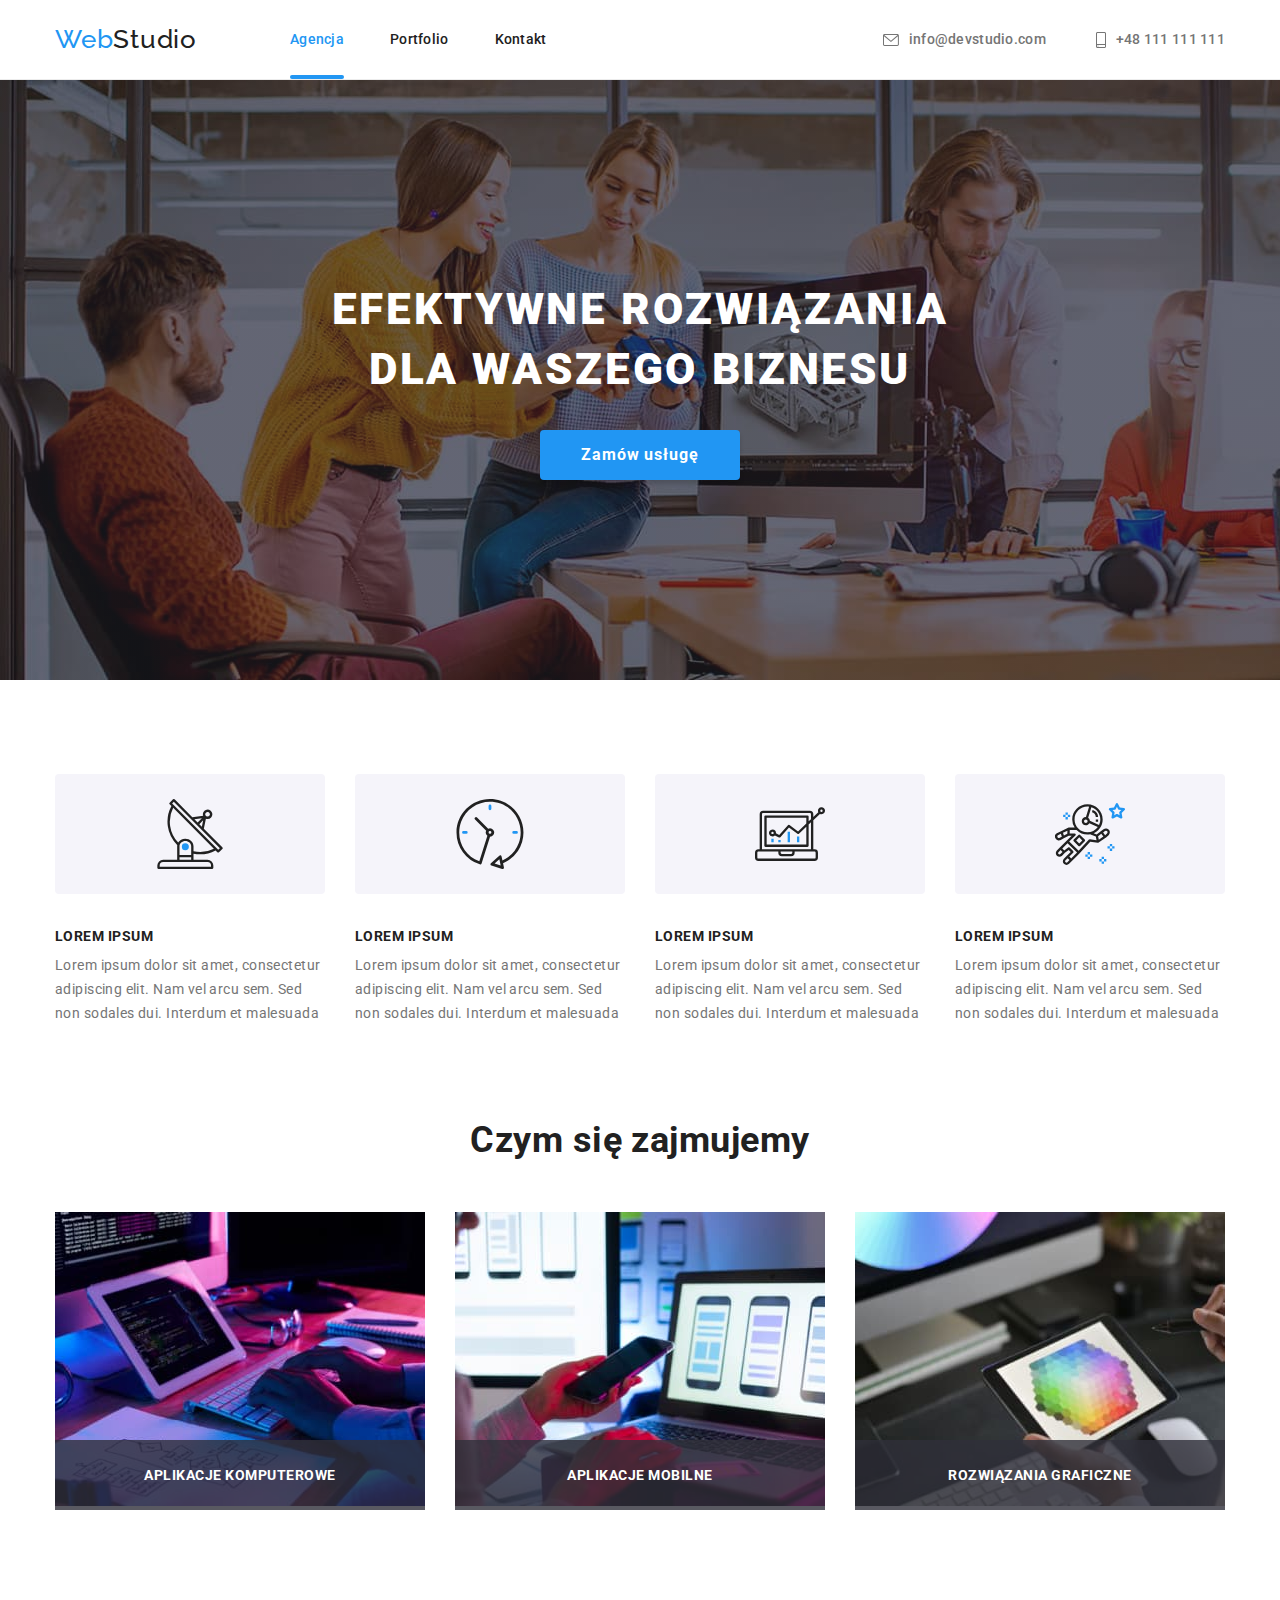
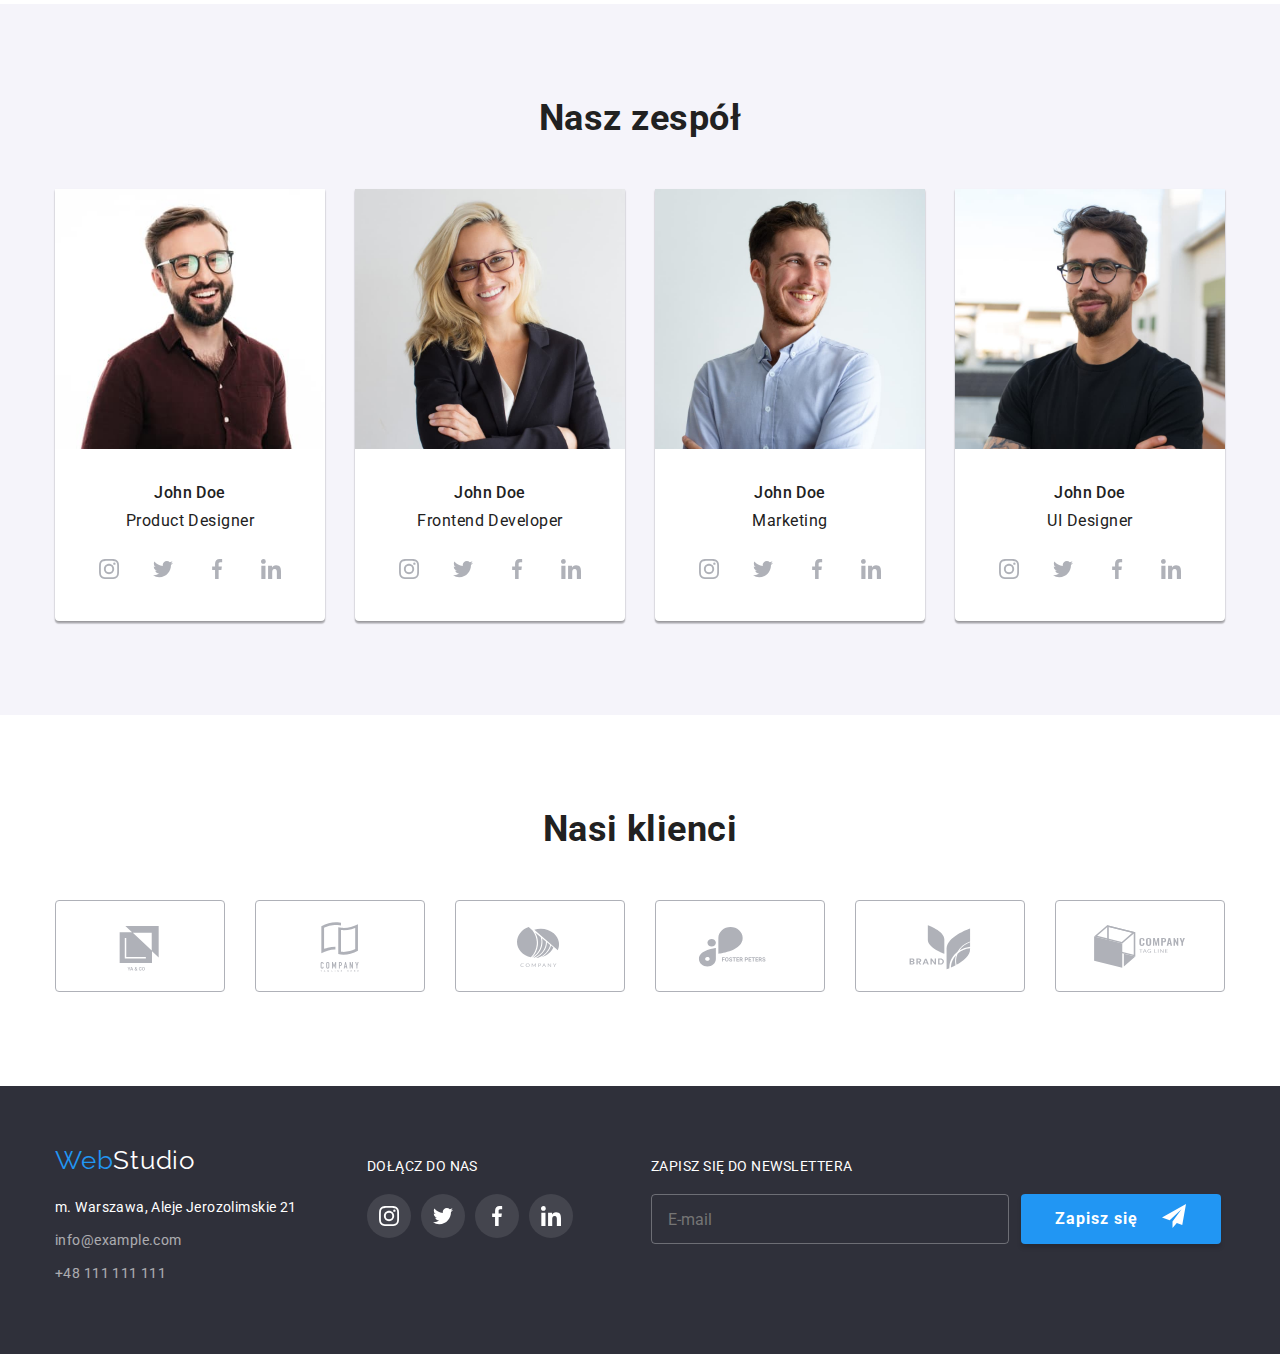
<file: index.html>
<!DOCTYPE html>
<html lang="pl">
<head>
  <meta charset="UTF-8">
  <meta http-equiv="X-UA-Compatible" content="IE=edge">
  <meta name="viewport" content="width=device-width, initial-scale=1.0">
  <title>Studio</title>
  <link rel="stylesheet" href="./css/modern-normalize.min.css">
  <!-- <link rel="stylesheet" href="./css/styles.css"> -->
  <link rel="stylesheet" href="./css/main.min.css">
  <link rel="preconnect" href="https://fonts.googleapis.com">
<link rel="preconnect" href="https://fonts.gstatic.com" crossorigin>
<link href="https://fonts.googleapis.com/css2?family=Raleway:wght@700&family=Roboto:wght@400;500;700;900&display=swap" rel="stylesheet">

</head>

<body>
  <header > 
    <div class="container">
      <nav class="main-navigation">
        <ul class="main-navigation__menu">
          <li class="main-navigation__link main-navigation__link--logo"><a href="./index.html" ><span class="main-navigation__link--highlight">Web</span>Studio</a></li>
          <li class="main-navigation__link main-navigation__link--home"><a class="main-navigation__active-link" href="./index.html">Agencja</a></li>
          <li class="main-navigation__link"><a href="./portfolio.html">Portfolio</a></li>
          <li class="main-navigation__link"><a href="#">Kontakt</a></li>
        </ul>  
        <ul class="main-navigation__menu main-navigation__menu--contact">
          <li>
            <a class="main-navigation__menu--icon" href="mailto:info@devstudio.com"> <svg width="16px" height="12px">
              <use href="./images/icons.svg#icon-envelope"></use>

            </svg> info@devstudio.com </a>
          </li>
          <li>
            <a class="main-navigation__menu--icon" href="tel:+48111111111">  <svg width="10px" height="16px">
              <use href="./images/icons.svg#icon-smartphone"></use>
            </svg> 
             +48 111 111 111
            </a>
          </li>
        </ul>
      </nav>
    </div>
  </header>

  <main>

    <section class="main-banner">
      <div class="container">
        <h1 class="main-banner__item">Efektywne rozwiązania dla waszego biznesu</h1>
        <button data-modal-open type="button" class="main-page-button" >Zamów usługę</button>
      </div>
    </section>

    <section class="company-features">
      <div class="container">
        <ul class="company-features__list">
         <li>
           <svg class="company-features__icon" width="270px" height="120px">
            <use href="./images/icons.svg#icon-antenna"></use>
          </svg> 
          <h3 class="company-features__header">LOREM IPSUM</h3>
          <p class="company-features__text">Lorem ipsum dolor sit amet, consectetur adipiscing elit. Nam vel arcu sem. Sed non sodales dui. Interdum et malesuada</p>
      </li>
      <li>
        <svg class="company-features__icon" width="270px" height="120px">
          <use href="./images/icons.svg#icon-clock"></use>
        </svg> 
        <h3 class="company-features__header">LOREM IPSUM</h3>
        <p class="company-features__text">Lorem ipsum dolor sit amet, consectetur adipiscing elit. Nam vel arcu sem. Sed non sodales dui. Interdum et malesuada</p>
      </li>
      <li>
        <svg class="company-features__icon" width="270px" height="120px">
          <use href="./images/icons.svg#icon-diagram"></use>
        </svg> 
        <h3 class="company-features__header">LOREM IPSUM</h3>
        <p class="company-features__text">Lorem ipsum dolor sit amet, consectetur adipiscing elit. Nam vel arcu sem. Sed non sodales dui. Interdum et malesuada</p>
      </li>
      <li>
        <svg class="company-features__icon" width="270px" height="120px">
          <use href="./images/icons.svg#icon-astronaut"></use>
        </svg> 
        <h3 class="company-features__header">LOREM IPSUM</h3>
        <p class="company-features__text">Lorem ipsum dolor sit amet, consectetur adipiscing elit. Nam vel arcu sem. Sed non sodales dui. Interdum et malesuada</p>
      </li>
      </ul>
      </div>
    </section>

  <section class="what-we-do">
    <div class="container">
    <h2>Czym się zajmujemy</h2>
    <ul class="what-we-do__list">
      <li class="what-we-do__list-item"><p class="what-we-do__text">aplikacje komputerowe</p><img src="./images/keyboard.jpg" alt="hands on keyboard" width="370" height="294"> </li>
      <li class="what-we-do__list-item"><p class="what-we-do__text">aplikacje mobilne</p><img src="./images/laptop_and_mobile_phone.jpg" alt="mobile phone in hand and second hand on laptop" width="370" height="294"></li>
      <li class="what-we-do__list-item"><p class="what-we-do__text">rozwiązania graficzne</p><img src="./images/tablet.jpg" alt="tablet in hand" width="370" height="294"></li>
    </ul>
    </div>
  </section>

  <section class="our-team">
    <div class="container">
    <h2>Nasz zespół</h2>
    <ul class="our-team__list">
      <li class="our-team__item">
        <img src="images/product_designer.jpg" alt="smiling man with dark hair and beard wearing glasses, in a black shirt" width="270" height="260">
        <h4 class="our-team__header">John Doe</h4>
        <p>Product Designer</p>
        <div class="our-team__icon">
          <div class="our-team__icon--background">
            <svg width="20px" height="20px">
              <use href="./images/icons.svg#icon-instagram"></use>
            </svg> 
          </div>
          <div class="our-team__icon--background">
            <svg width="20px" height="20px">
              <use href="./images/icons.svg#icon-twitter"></use>
            </svg> 
          </div>    
          <div class="our-team__icon--background">
            <svg width="20px" height="20px">
              <use href="./images/icons.svg#icon-facebook"></use>
            </svg> 
          </div>
          <div class="our-team__icon--background">
            <svg width="20px" height="20px">
              <use href="./images/icons.svg#icon-linkedin"></use>
            </svg> 
          </div>  
        </div>  
      <li class="our-team__item">
        <img src="images/frontend_developer.jpg" alt="smiling woman with blonde hair wearing glasses" width="270"  height="260">
        <h4 class="our-team__header">John Doe</h4>
        <p>Frontend Developer</p>
        <div class="our-team__icon">
          <div class="our-team__icon--background">
            <svg width="20px" height="20px">
              <use href="./images/icons.svg#icon-instagram"></use>
            </svg> 
          </div>
          <div class="our-team__icon--background">
            <svg width="20px" height="20px">
              <use href="./images/icons.svg#icon-twitter"></use>
            </svg> 
          </div>    
          <div class="our-team__icon--background">
            <svg width="20px" height="20px">
              <use href="./images/icons.svg#icon-facebook"></use>
            </svg> 
          </div>
          <div class="our-team__icon--background">
            <svg width="20px" height="20px">
              <use href="./images/icons.svg#icon-linkedin"></use>
            </svg> 
          </div>  
        </div>  
      </li>
      <li class="our-team__item">
        <img src="images/marketing.jpg" alt="young smiling man with dark hair in a light shirt" width="270" height="260">
        <h4 class="our-team__header">John Doe</h4>
        <p>Marketing</p>
        <div class="our-team__icon">
          <div class="our-team__icon--background">
            <svg width="20px" height="20px">
              <use href="./images/icons.svg#icon-instagram"></use>
            </svg> 
          </div>
          <div class="our-team__icon--background">
            <svg width="20px" height="20px">
              <use href="./images/icons.svg#icon-twitter"></use>
            </svg> 
          </div>    
          <div class="our-team__icon--background">
            <svg width="20px" height="20px">
              <use href="./images/icons.svg#icon-facebook"></use>
            </svg> 
          </div>
          <div class="our-team__icon--background">
            <svg width="20px" height="20px">
              <use href="./images/icons.svg#icon-linkedin"></use>
            </svg> 
          </div>  
        </div>  
      </li>
      <li class="our-team__item">
        <img src="images/ui_designer.jpg" alt="smiling man with dark hair and beard wearing glasses, in a black shirt" width="270" height="260">
        <h4 class="our-team__header">John Doe</h4>
        <p>UI Designer</p>
        <div class="our-team__icon">
          <div class="our-team__icon--background">
            <svg width="20px" height="20px">
              <use href="./images/icons.svg#icon-instagram"></use>
            </svg> 
          </div>
          <div class="our-team__icon--background">
            <svg width="20px" height="20px">
              <use href="./images/icons.svg#icon-twitter"></use>
            </svg> 
          </div>    
          <div class="our-team__icon--background">
            <svg width="20px" height="20px">
              <use href="./images/icons.svg#icon-facebook"></use>
            </svg> 
          </div>
          <div class="our-team__icon--background">
            <svg width="20px" height="20px">
              <use href="./images/icons.svg#icon-linkedin"></use>
            </svg> 
          </div>  
        </div>  
      </li>
    </ul>
  </div>
  </section>
  <section class="our-clients"> <!--  Nasi klienci -->
    <div class="container">
      <h2>Nasi klienci</h2>
    
    <div class="our-clients__icons-group">
      <svg class="our-clients__icon" width="170" height="92"><use href="./images/icons.svg#icon-logo-ya-co"></use></svg>
      <svg class="our-clients__icon" width="170" height="92"><use href="./images/icons.svg#icon-logo-company"></use></svg>
      <svg class="our-clients__icon" width="170" height="92"><use href="./images/icons.svg#icon-logo-company-2"></use></svg>
      <svg class="our-clients__icon" width="170" height="92"><use href="./images/icons.svg#icon-foster-peters"></use></svg>
      <svg class="our-clients__icon" width="170" height="92"><use href="./images/icons.svg#icon-brand"></use></svg>
      <svg class="our-clients__icon" width="170" height="92"><use href="./images/icons.svg#icon-tag-line"></use></svg>
    </div>
  </div>
  </section>
  </main>

  <footer class="main-footer">
    <div class="container">
      <div class="main-footer__container">
        <address>
          <ul class="footer-contact">
            <li class="footer-contact__logo"><span class="footer-contact__logo--accent">Web</span>Studio</li>
            <li class="footer-contact__link"> <a href="https://goo.gl/maps/61aa3FAZrJpg5g7s7">m. Warszawa, Aleje Jerozolimskie 21</a></li>
            <li class="footer-contact__link footer-contact__link--opacity"><a href="mailto:info@example.com">info@example.com</a></li>
            <li class="footer-contact__link footer-contact__link--opacity"><a href="tel:+48111111111">+48 111 111 111</a></li>
          </ul>
        </address>
      <div class="footer-socials">
        <p class="footer-socials__text">DOŁĄCZ DO NAS</p>
          <div class="footer-socials__icons-block">
            <a class="footer-socials__icon"><svg width="20" height="20"><use href="./images/icons.svg#icon-instagram"></use></svg></a>
            <a class="footer-socials__icon"><svg width="20" height="20"><use href="./images/icons.svg#icon-twitter"></use></svg></a>
             <a class="footer-socials__icon"><svg width="20" height="20"><use href="./images/icons.svg#icon-facebook"></use></svg></a>
            <a class="footer-socials__icon"><svg width="20" height="20"><use href="./images/icons.svg#icon-linkedin"></use></svg></a>
          </div>
        </div>
      <div class="newsletter">
      <form>
        <label for="newsletter" class="newsletter__label"><p>Zapisz się do newslettera</p></label>
        <div class="newsletter__input-block">
        <input id="newsletter" type="email" placeholder="E-mail" class="newsletter__input form-input">
        <button type="submit" class="main-page-button">Zapisz się <svg width="24px" height="24" class="newsletter__button-icon"><use href="./images/icons.svg#icon-send"></use></svg></button></div>
      </form>
    </div>
    </div>
    </div>
  </footer>


<div class="backdrop is-hidden" data-modal>
  <div class="modal">
    <button class="modal__close" data-modal-close>
      <svg width="30" height="30"><use href="./images/icons.svg#icon-close"></use></svg>
    </button>

    <form name="order_the_service" autocomplete="on" class="form">
      <h3 class="form__title" >Zostaw swoje dane w formularzu poniżej</h3>
      <div class="input-icons">

     <div class="form__item"> 
      <label for="name" class="form__label"> 
        Imie</label> 
        <input 
          class="form__input" 
          id="name" 
          type="text" 
          name="name" 
          required 
        />
        <svg width="12px" height="12px" class="form__icon" ><use href="./images/icons.svg#icon-name"></use></svg> 
    </div>

    <div class="form__item"> 
      <label for="phone" class="form__label">
        Telefon</label>
        <input 
          class="form__input" 
          id="phone" 
          type="tel" 
          name="phone_number"
          />
        <svg width="13px" height="13px" class="form__icon"><use href="./images/icons.svg#icon-phone"></use></svg>
     </div> 
      
     <div class="form__item" > 
      <label for="e-mail" class="form__label">Email</label>
        <input id="e-mail" type="email" name="email" class="form__input" >
        <svg width="15px" height="12px" class="form__icon"><use href="./images/icons.svg#icon-e-mail"></use></svg>
      </div> 

      <label for="comment" class="form__label"><p>Komentarz</p></label>
        <textarea id="comment" name="comment" placeholder="Wprowadź tekst" class="form__textarea"></textarea>
      </div>


      <label class="checkbox" for="checkbox-accept">  
        <input class="checkbox__hidden-input" type="checkbox" width="16px"height="15px"
        name="reg_accept" required>
        <svg class="checkbox__icon-unchecked" width="16px" height="15px"> 
          <use href="./images/icons.svg#icon-checkbox"></use>
        </svg>
        <svg class="checkbox__icon" width="16px" height="15px"> 
          <use href="./images/icons.svg#icon-tick"></use>
        </svg>

       
        
       
        <div class="checkbox__text">Oświadczam iż akceptuję <a class="checkbox__link" href="">Regulamin</a> i <a class="checkbox__link">Politykę Prywatności</a></div>

      </label>


      <button type="submit" class="main-page-button">Wyślij</button>
    </form>
  </div>
</div>

  <script src="./js/modal.js"></script>


</body>
</html>
</file>
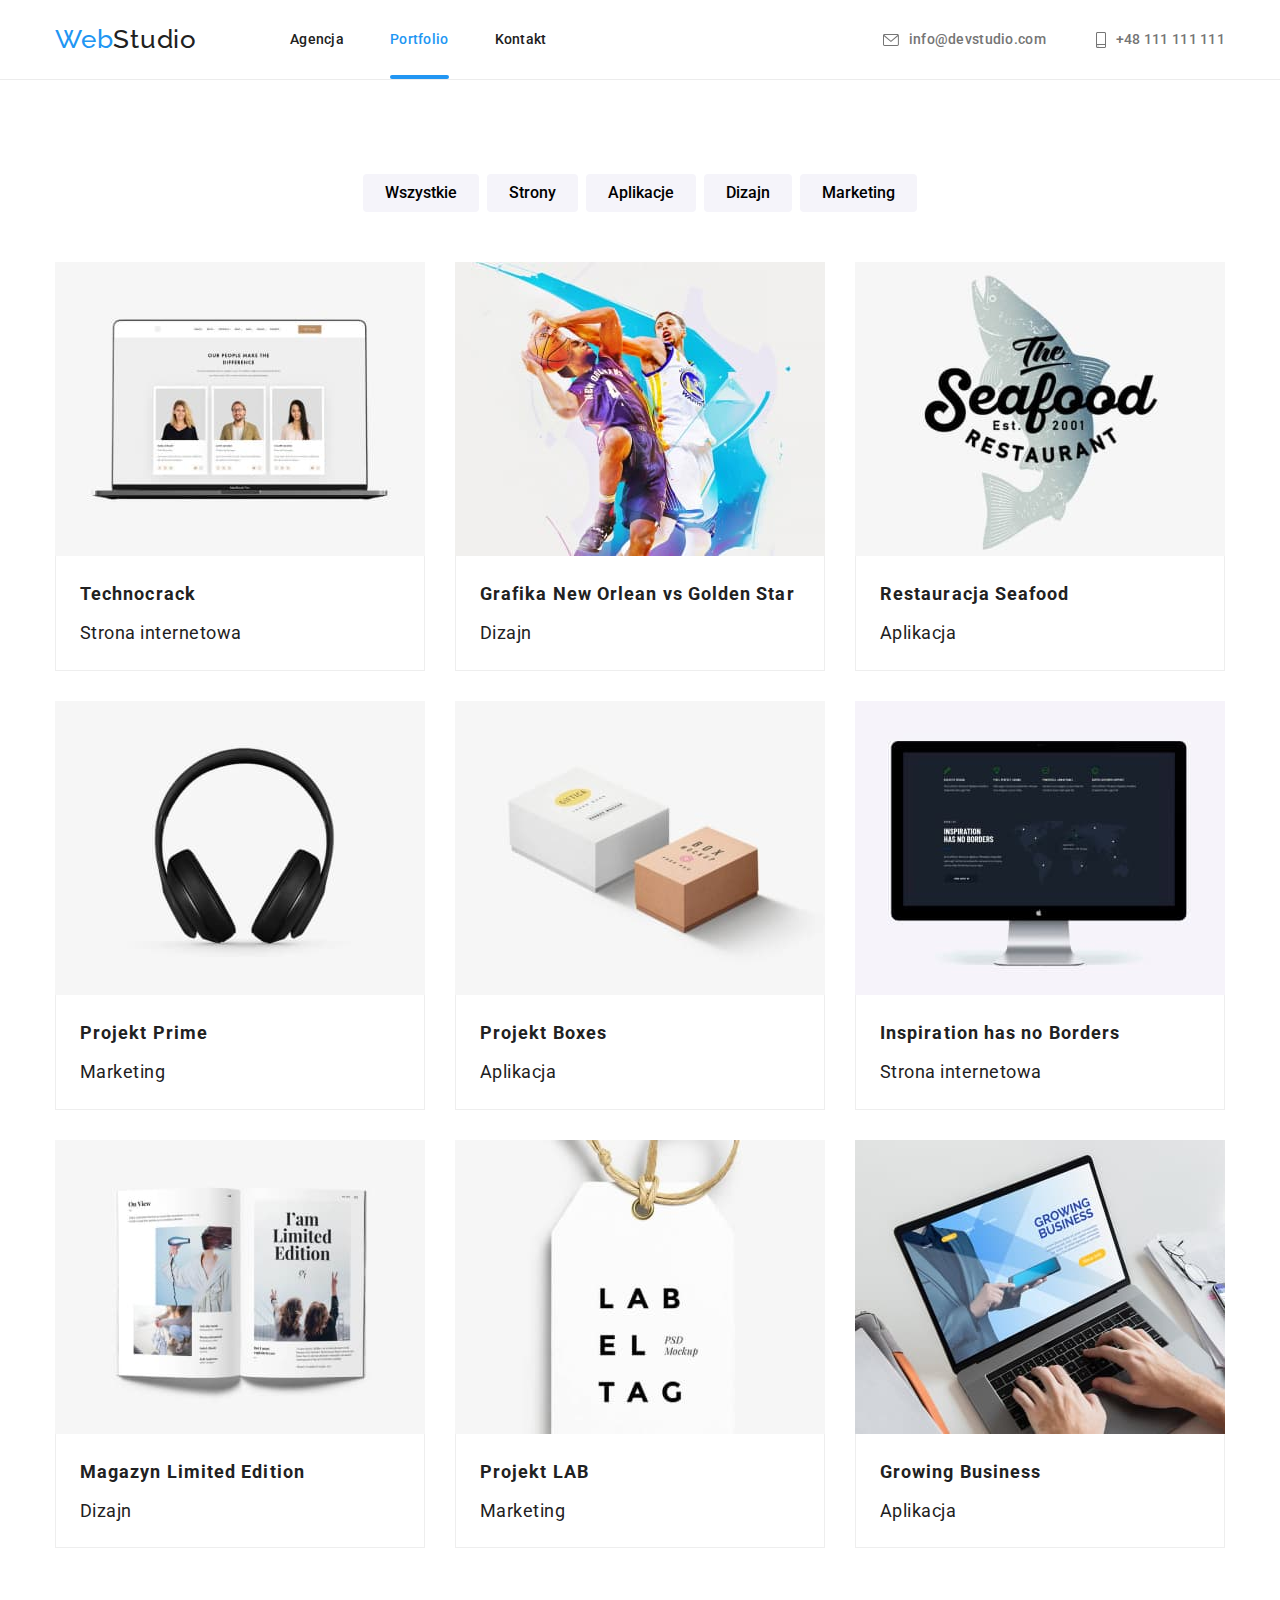
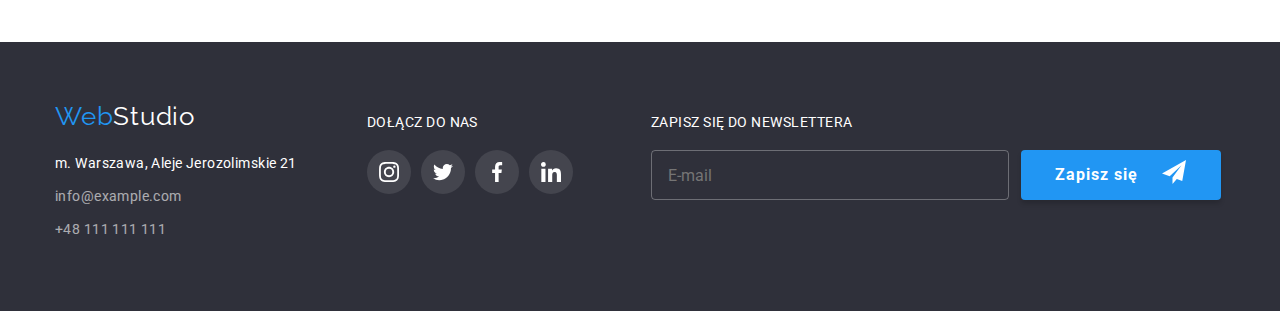
<file: portfolio.html>
<!DOCTYPE html>
<html lang="pl">
<head>
    <meta charset="UTF-8">
    <meta http-equiv="X-UA-Compatible" content="IE=edge">
    <meta name="viewport" content="width=device-width, initial-scale=1.0">
    <title>Portfolio</title>
    <link rel="stylesheet" href="./css/modern-normalize.min.css">
    <!-- <link rel="stylesheet" href="./css/styles.css"> -->
    <link rel="stylesheet" href="./css/main.min.css">
    <link rel="preconnect" href="https://fonts.googleapis.com">
<link rel="preconnect" href="https://fonts.gstatic.com" crossorigin>
<link href="https://fonts.googleapis.com/css2?family=Raleway:wght@700&family=Roboto:wght@400;500;700;900&display=swap" rel="stylesheet">

</head>

<body>
  <header> 
    <div class="container">
      <nav class="main-navigation">
        <ul class="main-navigation__menu">
          <li class="main-navigation__link main-navigation__link--logo"><a href="./index.html" ><span class="main-navigation__link--highlight">Web</span>Studio</a></li>
          <li class="main-navigation__link main-navigation__link--home"><a  href="./index.html">Agencja</a></li>
          <li class="main-navigation__link"><a class="main-navigation__active-link" href="./portfolio.html">Portfolio</a></li>
          <li class="main-navigation__link"><a href="#">Kontakt</a></li>
        </ul>  
        <ul class="main-navigation__menu main-navigation__menu--contact">
          <li>
            <a class="main-navigation__menu--icon" href="mailto:info@devstudio.com"> <svg width="16px" height="12px">
              <use href="./images/icons.svg#icon-envelope"></use>

            </svg> info@devstudio.com </a>
          </li>
          <li>
            <a class="main-navigation__menu--icon" href="tel:+48111111111">  <svg width="10px" height="16px">
              <use href="./images/icons.svg#icon-smartphone"></use>
            </svg> 
             +48 111 111 111
            </a>
          </li>
        </ul>
      </nav>
    </div>
  </header>
    <main>
    <div class="container">
    <section class="portfolio">
    <ul class="buttons">
        <li><button class="buttons__item" type="button">Wszystkie</button></li>
        <li><button class="buttons__item" type="button">Strony</button></li>
        <li><button class="buttons__item" type="button">Aplikacje</button></li>
        <li><button class="buttons__item" type="button">Dizajn</button></li>
        <li><button class="buttons__item" type="button">Marketing</button></li>
    </ul>
    <ul class="product-grid">
        <li class="product-card">
          <div class="product-card__img-box">
           <p class="product-card__overlay-text">Technocrack jest popularną platformą wykorzystywaną do rozpowszechniania koronawirusa. Firmy wykorzystują tę platformę do celów szpiegowskich i ataków na niezabezpieczone serwery konkurencji</p>
            <img class="product-card__img" src="images/technocrack.jpg" alt="laptop" width="370" height="294">
          </div> 
            <div class="product-card__text-box">
              <p class="product-card__title">Technocrack 
                </p>
              <p class="product-card__text">Strona internetowa</p>
            </div>
        </li>
        <li class="product-card">
          <div class="product-card__img-box">
            <p class="product-card__overlay-text">Technocrack jest popularną platformą wykorzystywaną do rozpowszechniania koronawirusa. Firmy wykorzystują tę platformę do celów szpiegowskich i ataków na niezabezpieczone serwery konkurencji</p>
            <img class="product-card__img" src="images/new_orlean_vs_golden_star.jpg" alt="two basketball players" width="370" height="294">
          </div>
            <div class="product-card__text-box">
                <p class="product-card__title">Grafika New Orlean vs Golden Star</p>
                <p class="product-card__text">Dizajn</p>
            </div>
        </li>
        <li class="product-card">
          <div class="product-card__img-box">
            <p class="product-card__overlay-text">Technocrack jest popularną platformą wykorzystywaną do rozpowszechniania koronawirusa. Firmy wykorzystują tę platformę do celów szpiegowskich i ataków na niezabezpieczone serwery konkurencji</p>
            <img class="product-card__img" src="images/seafood.jpg" alt="seafood restaurant logo - text with the fish in the background" width="370" height="294"></div>
            <div class="product-card__text-box">
                <p class="product-card__title">Restauracja Seafood</p>
                <p class="product-card__text">Aplikacja</p>
            </div>
        </li>
        <li class="product-card">
          <div class="product-card__img-box">
            <p class="product-card__overlay-text">Technocrack jest popularną platformą wykorzystywaną do rozpowszechniania koronawirusa. Firmy wykorzystują tę platformę do celów szpiegowskich i ataków na niezabezpieczone serwery konkurencji</p>
            <img class="product-card__img" src="images/projekt_prime.jpg" alt="headphones" width="370" height="294"></div>
            <div class="product-card__text-box">
                <p class="product-card__title">Projekt Prime</p>
                <p class="product-card__text">Marketing</p>
            </div>
        </li>
        <li class="product-card">
          <div class="product-card__img-box">
            <p class="product-card__overlay-text">Technocrack jest popularną platformą wykorzystywaną do rozpowszechniania koronawirusa. Firmy wykorzystują tę platformę do celów szpiegowskich i ataków na niezabezpieczone serwery konkurencji</p>
            <img class="product-card__img" src="images/projekt_boxes.jpg" alt="two boxes" width="370" height="294"></div>
            <div class="product-card__text-box">
                <p class="product-card__title">Projekt Boxes</p>
                <p class="product-card__text">Aplikacja</p>
            </div>
        </li>
        <li class="product-card">
          <div class="product-card__img-box">
            <p class="product-card__overlay-text">Technocrack jest popularną platformą wykorzystywaną do rozpowszechniania koronawirusa. Firmy wykorzystują tę platformę do celów szpiegowskich i ataków na niezabezpieczone serwery konkurencji</p>
            <img class="product-card__img" src="images/inspiration_has_no_borders.jpg" alt="computer monitor" width="370" height="294"></div>
            <div class="product-card__text-box">
                <p class="product-card__title">Inspiration has no Borders</p>
                <p class="product-card__text">Strona internetowa</p>
            </div>
        </li>
        <li class="product-card">
          <div class="product-card__img-box">
            <p class="product-card__overlay-text">Technocrack jest popularną platformą wykorzystywaną do rozpowszechniania koronawirusa. Firmy wykorzystują tę platformę do celów szpiegowskich i ataków na niezabezpieczone serwery konkurencji</p>
            <img class="product-card__img" src="images/magazyn_limited_edition.jpg" alt="open magazine" width="370" height="294"></div>
            <div class="product-card__text-box"> 
                <p class="product-card__title">Magazyn Limited Edition</p>
                <p class="product-card__text">Dizajn</p>
            </div>
        </li>
        <li class="product-card">
          <div class="product-card__img-box">
            <p class="product-card__overlay-text">Technocrack jest popularną platformą wykorzystywaną do rozpowszechniania koronawirusa. Firmy wykorzystują tę platformę do celów szpiegowskich i ataków na niezabezpieczone serwery konkurencji</p>
            <img class="product-card__img" src="images/projekt_lab.jpg" alt="pendant with an inscription LAB EL TAG" width="370" height="294"></div>
            <div class="product-card__text-box">
                <p class="product-card__title">Projekt LAB</p>
                <p class="product-card__text">Marketing</p>
            </div>
        </li>
        <li class="product-card">
          <div class="product-card__img-box">
            <p class="product-card__overlay-text">Technocrack jest popularną platformą wykorzystywaną do rozpowszechniania koronawirusa. Firmy wykorzystują tę platformę do celów szpiegowskich i ataków na niezabezpieczone serwery konkurencji</p>
            <img class="product-card__img" src="images/growing_business.jpg" alt="hands on laptop" width="370" height="294"></div>
            <div class="product-card__text-box">
                <p class="product-card__title">Growing Business</p>
                <p class="product-card__text">Aplikacja</p>
            </div>
        </li>
    </ul>
</section>
</div>
</main>
<footer class="main-footer">
  <div class="container">
    <div class="main-footer__container">
      <address>
        <ul class="footer-contact">
          <li class="footer-contact__logo"><span class="footer-contact__logo--accent">Web</span>Studio</li>
          <li class="footer-contact__link"> <a href="https://goo.gl/maps/61aa3FAZrJpg5g7s7">m. Warszawa, Aleje Jerozolimskie 21</a></li>
          <li class="footer-contact__link footer-contact__link--opacity"><a href="mailto:info@example.com">info@example.com</a></li>
          <li class="footer-contact__link footer-contact__link--opacity"><a href="tel:+48111111111">+48 111 111 111</a></li>
        </ul>
      </address>
    <div class="footer-socials">
      <p class="footer-socials__text">DOŁĄCZ DO NAS</p>
        <div class="footer-socials__icons-block">
          <a class="footer-socials__icon"><svg width="20" height="20"><use href="./images/icons.svg#icon-instagram"></use></svg></a>
          <a class="footer-socials__icon"><svg width="20" height="20"><use href="./images/icons.svg#icon-twitter"></use></svg></a>
           <a class="footer-socials__icon"><svg width="20" height="20"><use href="./images/icons.svg#icon-facebook"></use></svg></a>
          <a class="footer-socials__icon"><svg width="20" height="20"><use href="./images/icons.svg#icon-linkedin"></use></svg></a>
        </div>
      </div>
    <div class="newsletter">
    <form>
      <label for="newsletter" class="newsletter__label"><p>Zapisz się do newslettera</p></label>
      <div class="newsletter__input-block">
      <input id="newsletter" type="email" placeholder="E-mail" class="newsletter__input form-input">
      <button type="submit" class="main-page-button">Zapisz się <svg width="24px" height="24" class="newsletter__button-icon"><use href="./images/icons.svg#icon-send"></use></svg></button></div>
    </form>
  </div>
  </div>
  </div>
</footer>
</body>
</html>
</file>
<file: css/styles.css>
body {
    font-family: 'Roboto', sans-serif; 
    color:#212121;
    max-width: 1600px;
    letter-spacing: 0.03em;
}

:root {
    --brand-color-blue: #2196F3;  $brand-color-blue: #2196F3; */
    /* --brand-color-grey: #757575; $second-text-icon-color : #757575 */
    /* --white-tekst:#fff;  $white: #fff; */
    /*--background-dark:#2F303A;
    --background-light:#F5F4FA;
    --header-border:#ECECEC;*/
    /*--img-shadow-first: #0000001F; /* 0.12 opacity */
    /*--img-shadow-second: #00000024; /* 0.14 opacity */
    /*--img-shadow-third: #00000033;  0.2 opacity */
    --button-shadow-hover-first: #0000001a; /* 0.1 opacity */
    --button-shadow-hover-second: #00000014;
    --grid-shadow-second: #0000000f;
    --grid-shadow-third: #00000029; /* 0.16 opacity */
    --grid-border: #eee;
    --overlay:#2F303A66;
    --icon-color: #AFB1B8;
    /*--icon-color-footer: #ffffff1a;*/
    --overlay-what-we-do: rgba(47, 48, 58, 0.8);
    --default-time: 250ms;
    --default-timing-function: cubic-bezier(0.4, 0, 0.2, 1);
    --img-overlay-portfolio: rgba(33, 150, 243, 0.9);  
    --newsletter-border: rgba(255, 255, 255, 0.3);
    --form-input-border: rgba(33, 33, 33, 0.2);
    --icons-form-color: #212121;
}

/* .container {
    width: 1200px;
    margin:0 auto;
    padding: 0 15px 0 15px;    
}

h1, h2, h3, h4, h5, h6, p, ul {
	margin: 0;
	padding: 0;
	border: 0;
	font-size: 100%;
	font: inherit;
	vertical-align: baseline;
    list-style-type: none; */
}

/* h1{
    font-size: 44px;
    font-weight: 900;
    color:var(--white-tekst);
    padding: 200px 237px 0 237px;
    text-align: center;
    line-height: 1.36;
    letter-spacing: 0.06em;
    text-transform: uppercase;
    margin-bottom: 30px;
} */

/* h2{
    font-weight: 700;
    font-size: 36px;
    text-align: center;
    padding-bottom: 50px;
} */

h3{
    font-size: 14px;
    font-weight: 700;
}

h4{
    font-weight: 500;
    padding: 30px 0 10px 0;
}

a{
    text-decoration: inherit;
    color:inherit;
}

a:hover, a:focus, .web-color {
    color: var(--brand-color-blue);
    fill: var(--brand-color-blue);
    transition-property: color, fill; 
    transition-duration: var(--default-time);
    transition-timing-function: var(--default-timing-function);
}

button:focus, button:hover {
    background-color: var(--brand-color-blue);
    color: var(--white-tekst);
    box-shadow: 0px 3px 1px var(--button-shadow-hover-first), 0px 1px 2px var(--button-shadow-hover-second), 0px 2px 2px var(--img-shadow-first);
    transition-property: color, background-color, box-shadow;
    transition-duration: var(--default-time);
    transition-timing-function: var(--default-timing-function);
}

.icon-nav{
    margin-right:10px;
}

.icon-align{
    display: flex;
    align-items: center;
}

/* .background-main {
    background-image:linear-gradient(var(--overlay),var(--overlay)),url('../images/background-main.jpg');
    width: 100%;
    height: 600px;
} */

button{
    cursor: pointer;
    font-size: 16px;
    background-color: var(--background-light);
    font-weight: 500;
    line-height: 1.625;
    border: none;
    border-radius: 4px;
    padding: 6px 22px;
}

.button-main-page{
    background-color: var(--brand-color-blue) ;
    color: var(--white-tekst);
    font-weight: 700;
    line-height: 1.875;
    width: 200px;
    padding: 10px 0;
    margin: 0 auto;
    letter-spacing: 0.06em;
    display: flex;
    justify-content: center;
    box-shadow: 0px 4px 4px rgba(0, 0, 0, 0.15);
}

.icon-newsletter{
    fill:var(--white-tekst);
    margin-left: 24px;
}


/* .icon-lorem{
    background-color: var(--background-light);
    border-radius: 4px;
    padding: 25px 100px;
} */

/* .contact-footer{
    padding: 60px 0px; 
    font-style: normal;
} */

.contact-footer :not(:first-child){
    font-size: 14px;
    line-height: 1.7;
    padding-bottom: 9px;
    letter-spacing: 0.03em;
}
.contact-footer :nth-child(1){
    padding-bottom: 20px;
}

.transparent-text{
    opacity: 0.6;
}

.footer-style{
    background-color: var(--background-dark);
    color: var(--white-tekst);
}

.background-light{
    background-color: var(--background-light);
}

.portfolio-font{
    font-size: 18px;
}

/* header{
    border-bottom: 1px solid var(--header-border);
} */

.navigation {
    font-weight: 500;
    font-size: 14px;
    display: flex;
    justify-content: space-between;
    margin: 24px 0;
    letter-spacing: 0.02em;
    }



.nav-manu-first{
    display: flex;
    align-items: center;
    justify-content: flex-start;
}

.nav-manu-second{
    display: flex;
    justify-content: flex-end;
    align-items: center;
    font-weight: 500;
    font-size: 14px;
    color: var(--brand-color-grey);
    fill: var(--brand-color-grey);
    gap: 50px;
}

.is-active{
    position: relative;
    display:flex;
    color: var(--brand-color-blue);
}
.is-active::after{
    content: '';
    width: 100%;
    height: 4px;
    background: var(--brand-color-blue);
    position: absolute;
    top: 44px;
    border-radius: 2px;
}

/* .webstudio-style{
    font-family: 'Raleway', sans-serif;
    font-size: 26px;
    letter-spacing: 0.03em;
}

.agencja-pad{
    padding-left: 93px;
}

.portfolio-kontakt-pad{
    padding-left:46px;
} */

/* .section{
    padding: 94px 0 94px 0;
} */

/* .lorem-list{
    display: flex;
    padding-bottom: 94px;
    justify-content: space-between;
} */

/* .lorem-list p{
    line-height: 1.71 ;
    padding-top: 10px;
    font-size: 14px;
    color: var(--brand-color-grey);
    width: 270px;
    font-weight: 400;
    letter-spacing: 0.03em;
} */

.lorem-list svg{
    margin-bottom: 30px
}

/* .social-icons {
    display: flex;
    gap:10px;
    justify-content: center;
    margin-top: 16px;
    fill: var(--icon-color);
}

.icon-round{
    display:flex;
    justify-content: center;
    align-items: center;
    width: 44px;
    height: 44px;
    border-radius: 50%;
} */

/* .icon-round:hover, .icon-round:focus{
    cursor: pointer;
    background-color: var(--brand-color-blue);
    fill: var(--white-tekst);
    transition-property: fill, background-color;
    transition-duration: var(--default-time);
    transition-timing-function: var(--default-timing-function);
} */

/* .clients-icons{
    display: flex;
    justify-content: space-between ; 
    fill: var(--icon-color);
}

div[class="clients-icons"]>svg{
    padding: 17.71px 32px 14.25px;
    border: 1px solid var(--icon-color);
    border-radius: 4px;
}

div[class="clients-icons"]>svg:hover, div[class="clients-icons"]>svg:focus{
    border: 1px solid var(--brand-color-blue);
    fill: var(--brand-color-blue);
    cursor: pointer;
    transition-property: fill, border;
    transition-duration: var(--default-time);
    transition-timing-function: var(--default-timing-function); */
}

/* .img-display{
    display: flex;
    justify-content: space-between;
}

.img-list {
    position: relative;
} */

/* .img-description{
    position: absolute;
    bottom: 0;
    width:100%;
    height: 70px;
    display: flex;
    justify-content: center;
    align-items: center;
    color: var(--white-tekst);
    background-color: var(--overlay-what-we-do);
    text-transform: uppercase;
    font-size: 14px;
    font-weight: 700;
} */


.img-shadow{
    box-shadow: 0px 1px 3px var(--img-shadow-first), 0px 1px 1px var(--img-shadow-second), 0px 2px 1px var(--img-shadow-third);
    border-radius: 0px 0px 4px 4px;
    padding-bottom: 30px;
}

.buttons-style{
    display: flex;
    justify-content: center;
    gap: 8px;
    padding-bottom: 50px;
}

.img-grid{
    display:flex;
    flex-wrap: wrap;
    gap:30px;
}

.img-grid img{
    display: block;
    line-height: 20em;
}

ul[class="img-grid"]>li:hover{
    cursor: pointer;
    box-shadow: 0px 1px 1px var(--img-shadow-first), 0px 4px 4px var(--grid-shadow-second), 1px 4px 6px var(--grid-shadow-third);
    transition-property: box-shadow;
    transition-duration: var(--default-time);
    transition-timing-function: var(--default-timing-function);
}

.grid-border{
    border:1px solid var(--grid-border);
    border-top: none;
}

.grid-header{

    font-weight: 700;
    letter-spacing: 0.06em;
    padding: 20px 0 4px 24px;
    line-height: 2em;
}

.grid-caption{
    line-height: 1.875em;
    padding: 0 0 20px 24px;
    color:var(--brand-color-grey);
}

.img-box{
    position: relative;
    overflow: hidden;
}

.card-overlay:hover .grid-overlay{
    transform: translateY(0)
}    

.grid-overlay{
    position: absolute;
    top: 0;
    left: 0;
    z-index: 1;
    font-size: 18px;
    line-height: 1.56;
    color: var(--white-tekst);
    background-color:var(--img-overlay-portfolio);
    width: 100%;
    height: 100%;
    padding: 49px 45px 49px 24px;
    transform: translateY(100%);
    transition-property: transform;
    transition-duration: var(--default-time);
    transition-timing-function: var(--default-timing-function); 
}

.footer-flex{
    display: flex;
}

/* .footer-newsletter{
    margin: 72px 0 0 78px
} */

.newsletter-input{
    width: 358px;
    height: 50px;
    background-color:inherit;
    border: 1px solid var(--newsletter-border);
    border-radius: 4px;
    padding-left: 16px;
}

.footer-social{
    margin-left:70px;
    padding-top: 72px;
    height: 100%;
}

.input-send{
    margin-top: 20px;
    display:flex;
    gap:12px
}

/* .footer-inscription{
    text-transform: uppercase;
    line-height: 1.1428em;
    font-size: 14px;
    
}


.footer-icons{
    display:flex;
    column-gap: 10px;
    margin-top: 20px;
}

.footer-icons>a{
    fill: var(--white-tekst);
    padding: 12px;
}
.footer-round{
    display:flex;
    background-color: var(--icon-color-footer);
    border-radius: 50px;
    fill: var(--white-tekst);
    padding: 12px;
} */

/* .footer-round:hover, .footer-round:focus{
    background-color: var(--brand-color-blue);
    cursor: pointer;
    transition-property: background-color;
    transition-duration: var(--default-time);
    transition-timing-function: var(--default-timing-function);  
} */

.backdrop {
    position: fixed;
    top: 0;
    left: 0;
    bottom: 0;
    right: 0;
    background-color: var(--img-shadow-third);
    display: flex;    
    transition-property: opacity, scale, visibility;
    transition-duration: 1s;
}

.modal{
    position: absolute;
    width: 528px;
    min-height: 581px;
    left: 50%;
    top: 50%;
    transform: translate(-50%, -50%);
    background-color: var(--white-tekst);
    box-shadow: 0px 1px 3px var(--img-shadow-first), 0px 1px 1px var(--img-shadow-second), 0px 2px 1px var(--img-shadow-third);
    border-radius: 4px;  
}

.is-hidden{
    pointer-events: none;
    visibility: hidden;
    opacity: 0;
    scale: 0;
    
}

.close{ 
    all:unset;
    position: absolute;
    margin:8px 0 0 490px;
}

.close:hover{
    background:none;
    box-shadow: none;
    cursor: pointer;
}



.form-style{
    display: flex;
    flex-direction: column;
    margin: 40px;
}

.form-box{
    position: relative;
}

.input-icons input{
    width: 448px;
    height: 40px;
    background-color:inherit;
    border: 1px solid var(--form-input-border);
    border-radius: 4px;
    padding: 0 0 0 42px;
    display: block;
}

.input-icons textarea{
    width: 448px;
    height: 120px;
    background-color:inherit;
    border: 1px solid var(--form-input-border);
    border-radius: 4px;
    padding: 12px 16px;
    resize: none;
    display: block;
}

form h3{
    text-align: center;
    font-size: 20px;
    letter-spacing: 0.03em;
    line-height:23px;
    margin-bottom: 2px;
    font-style: 700;
}

.form-label{
font-weight: 400;
font-size: 12px;
line-height: 14px;
letter-spacing: 0.01em;
color: var(--brand-color-grey);
margin: 10px 0 4px 0;
display: flex;
}


.checkbox-label{
    margin: 20px 0 30px 15px;
    font-weight: 400;
font-size: 14px;
line-height: 24px;
letter-spacing: 0.03em;
color: var(--brand-color-grey);
display: flex;
align-items: center;
position: relative;
}

.checkbox-label a{
    text-decoration: underline;
    color: var(--brand-color-blue)
}

.checkbox-icon{
    position: absolute;
    fill: var(--white-tekst);
    border-radius: 2px ;
    visibility: hidden;
    transition-property: background-color,visibility,scale;
    transition-duration: var(--default-time);
    transition-timing-function: var(--default-timing-function);
    scale:0;
}

.checkbox-hidden:checked ~ .checkbox-icon{
    visibility: visible;
    background-color: var(--brand-color-blue);
    scale:1;
}

.checkbox-hidden:checked ~ .checkbox-icon-unchecked{
    scale: 0;
}

.checkbox-icon-unchecked{
    position: absolute;
    scale: 1;
    transition:scale, 0.2s
}

.checkbox-text{
    margin-left: 8px;
}

.checkbox-hidden{
    -moz-appearance: none;
    -webkit-appearance: none;
    appearance: none;
    width: 16px;
    height: 15px;
    z-index: 10;
}


.input-icons svg{
    position:absolute;

}

.icons-form{
    top: 32px;
    left: 15px;
    fill: var(--icons-form-color);
  
}

.icon-checkbox{
    margin-left: 15px;
}

.form-input:focus{
    outline: 1px solid var(--brand-color-blue);
    transition-property: outline;
    transition-duration: var(--default-time);
    transition-timing-function: var(--default-timing-function);  
  }

  .form-input:focus+svg{
    fill: var(--brand-color-blue);    
    transition-property: fill;
    transition-duration: var(--default-time);
    transition-timing-function: var(--default-timing-function);  
  }
</file>
<file: css/main.min.css>
a{text-decoration:inherit;color:inherit}h1,h2,h3,h4,h5,h6,p,ul{margin:0;padding:0;border:0;font-size:100%;font:inherit;vertical-align:baseline;list-style-type:none}body{font-family:"Roboto",sans-serif;color:#212121;max-width:1600px;letter-spacing:.03em}.container{width:1200px;margin:0 auto;padding:0 15px 0 15px}a:hover,a:focus{color:#2196f3;fill:#2196f3;-webkit-transition-property:color,fill;transition-property:color,fill;-webkit-transition-duration:250ms;transition-duration:250ms;-webkit-transition-timing-function:cubic-bezier(0.4, 0, 0.2, 1);transition-timing-function:cubic-bezier(0.4, 0, 0.2, 1)}h2{font-weight:700;font-size:36px;text-align:center;padding-bottom:50px}header{border-bottom:1px solid #ececec}.main-navigation{font-weight:500;font-size:14px;display:-webkit-box;display:-ms-flexbox;display:flex;-webkit-box-pack:justify;-ms-flex-pack:justify;justify-content:space-between;height:79px;letter-spacing:.02em}.main-navigation__menu{display:-webkit-box;display:-ms-flexbox;display:flex;-webkit-box-align:center;-ms-flex-align:center;align-items:center;gap:46px}.main-navigation__menu--contact{-webkit-box-pack:end;-ms-flex-pack:end;justify-content:flex-end;font-weight:500;font-size:14px;color:#757575;fill:#757575;gap:50px}.main-navigation__menu--icon{display:-webkit-box;display:-ms-flexbox;display:flex;-webkit-box-align:center;-ms-flex-align:center;align-items:center;gap:10px}.main-navigation__link--logo{font-family:"Raleway",sans-serif;font-size:26px;letter-spacing:.03em}.main-navigation__link--highlight{color:#2196f3}.main-navigation__link--home{margin-left:47px}.main-navigation__active-link{position:relative;display:-webkit-box;display:-ms-flexbox;display:flex;color:#2196f3}.main-navigation__active-link::after{content:"";width:100%;height:4px;background:#2196f3;position:absolute;top:44px;border-radius:2px}.main-page-button{background-color:#2196f3;color:#fff;font-weight:700;line-height:1.875;width:200px;padding:10px 0;margin:0 auto;letter-spacing:.06em;display:-webkit-box;display:-ms-flexbox;display:flex;-webkit-box-pack:center;-ms-flex-pack:center;justify-content:center;-webkit-box-shadow:0px 4px 4px rgba(0,0,0,.15);box-shadow:0px 4px 4px rgba(0,0,0,.15);cursor:pointer;border:none;border-radius:4px}.main-banner{background-image:-webkit-gradient(linear, left top, left bottom, from(rgba(47, 48, 58, 0.4)), to(rgba(47, 48, 58, 0.4))),url("../images/background-main.jpg");background-image:linear-gradient(rgba(47, 48, 58, 0.4), rgba(47, 48, 58, 0.4)),url("../images/background-main.jpg");width:100%;height:600px}.main-banner__item{font-size:44px;font-weight:900;color:#fff;padding:200px 237px 0 237px;text-align:center;line-height:1.36;letter-spacing:.06em;text-transform:uppercase;margin-bottom:30px}.company-features{padding:94px 0}.company-features__list{display:-webkit-box;display:-ms-flexbox;display:flex;-webkit-box-pack:justify;-ms-flex-pack:justify;justify-content:space-between}.company-features__icon{background-color:#f5f4fa;border-radius:4px;padding:25px 100px;margin-bottom:30px}.company-features__header{font-size:14px;font-weight:700}.company-features__text{line-height:1.71;padding-top:10px;font-size:14px;color:#757575;width:270px;letter-spacing:.03em}.what-we-do{padding-bottom:94px}.what-we-do__list{display:-webkit-box;display:-ms-flexbox;display:flex;-webkit-box-pack:justify;-ms-flex-pack:justify;justify-content:space-between}.what-we-do__list-item{position:relative}.what-we-do__text{position:absolute;bottom:0;width:100%;height:70px;display:-webkit-box;display:-ms-flexbox;display:flex;-webkit-box-pack:center;-ms-flex-pack:center;justify-content:center;-webkit-box-align:center;-ms-flex-align:center;align-items:center;color:#fff;background-color:rgba(47,48,58,.8);text-transform:uppercase;font-size:14px;font-weight:700}.our-team{padding:94px 0 94px 0;background-color:#f5f4fa}.our-team__list{display:-webkit-box;display:-ms-flexbox;display:flex;-webkit-box-pack:justify;-ms-flex-pack:justify;justify-content:space-between}.our-team__item{-webkit-box-shadow:0px 3px 1px rgba(0,0,0,.1215686275),0px 1px 2px rgba(0,0,0,.1411764706),0px 2px 2px rgba(0,0,0,.2);box-shadow:0px 3px 1px rgba(0,0,0,.1215686275),0px 1px 2px rgba(0,0,0,.1411764706),0px 2px 2px rgba(0,0,0,.2);border-radius:0px 0px 4px 4px;padding-bottom:30px;text-align:center;background-color:#fff}.our-team__header{font-weight:500;padding:30px 0 10px 0}.our-team__icon{display:-webkit-box;display:-ms-flexbox;display:flex;gap:10px;-webkit-box-pack:center;-ms-flex-pack:center;justify-content:center;margin-top:16px;fill:#afb1b8}.our-team__icon--background{display:-webkit-box;display:-ms-flexbox;display:flex;-webkit-box-pack:center;-ms-flex-pack:center;justify-content:center;-webkit-box-align:center;-ms-flex-align:center;align-items:center;width:44px;height:44px;border-radius:50%}.our-team__icon--background:hover,.our-team__icon--background:focus{cursor:pointer;background-color:#2196f3;fill:#fff;-webkit-transition-property:fill,background-color;transition-property:fill,background-color;-webkit-transition-duration:250ms;transition-duration:250ms;-webkit-transition-timing-function:cubic-bezier(0.4, 0, 0.2, 1);transition-timing-function:cubic-bezier(0.4, 0, 0.2, 1)}.our-clients{padding:94px 0 94px 0}.our-clients__icons-group{display:-webkit-box;display:-ms-flexbox;display:flex;-webkit-box-pack:justify;-ms-flex-pack:justify;justify-content:space-between;fill:#afb1b8}.our-clients__icon{padding:17.71px 32px 14.25px;border:1px solid #afb1b8;border-radius:4px}.our-clients__icon:hover,.our-clients__icon:focus{border:1px solid #2196f3;fill:#2196f3;cursor:pointer;-webkit-transition-property:fill,border;transition-property:fill,border;-webkit-transition-duration:250ms;transition-duration:250ms;-webkit-transition-timing-function:cubic-bezier(0.4, 0, 0.2, 1);transition-timing-function:cubic-bezier(0.4, 0, 0.2, 1)}.main-footer{background-color:#2f303a;color:#fff}.main-footer__container{display:-webkit-box;display:-ms-flexbox;display:flex}.footer-contact{padding:60px 0px;font-style:normal}.footer-contact__logo{font-family:"Raleway",sans-serif;font-size:26px;letter-spacing:.03em;padding-bottom:20px}.footer-contact__logo--accent{color:#2196f3}.footer-contact__link{font-size:14px;line-height:1.7;padding-bottom:9px;letter-spacing:.03em}.footer-contact__link--opacity{opacity:.6}.footer-socials{margin-left:70px;padding-top:72px;height:100%}.footer-socials__text{text-transform:uppercase;line-height:1.1428em;font-size:14px}.footer-socials__icons-block{display:-webkit-box;display:-ms-flexbox;display:flex;-webkit-column-gap:10px;-moz-column-gap:10px;column-gap:10px;margin-top:20px}.footer-socials__icon{display:-webkit-box;display:-ms-flexbox;display:flex;background-color:rgba(255,255,255,.1019607843);border-radius:50px;fill:#fff;padding:12px}.footer-socials__icon:hover,.footer-socials__icon:focus{background-color:#2196f3;fill:#fff;cursor:pointer;-webkit-transition-property:background-color;transition-property:background-color;-webkit-transition-duration:250ms;transition-duration:250ms;-webkit-transition-timing-function:cubic-bezier(0.4, 0, 0.2, 1);transition-timing-function:cubic-bezier(0.4, 0, 0.2, 1)}.newsletter{margin:72px 0 0 78px}.newsletter__label{text-transform:uppercase;line-height:1.1428em;font-size:14px}.newsletter__input{width:358px;height:50px;background-color:inherit;border:1px solid rgba(255,255,255,.3);border-radius:4px;padding-left:16px}.newsletter__input:focus{outline:1px solid #2196f3;-webkit-transition-property:outline;transition-property:outline;-webkit-transition-duration:250ms;transition-duration:250ms;-webkit-transition-timing-function:cubic-bezier(0.4, 0, 0.2, 1);transition-timing-function:cubic-bezier(0.4, 0, 0.2, 1)}.newsletter__button-icon{fill:#fff;margin-left:24px}.newsletter__input-block{margin-top:20px;display:-webkit-box;display:-ms-flexbox;display:flex;gap:12px}.form__textarea,.form__input{width:448px;background-color:inherit;border:1px solid rgba(33,33,33,.2);border-radius:4px;display:block}.is-hidden{pointer-events:none;visibility:hidden;opacity:0;scale:0}.backdrop{position:fixed;top:0;left:0;bottom:0;right:0;background-color:rgba(0,0,0,.2);display:-webkit-box;display:-ms-flexbox;display:flex;-webkit-transition-property:opacity,scale,visibility;transition-property:opacity,scale,visibility;-webkit-transition-duration:1s;transition-duration:1s}.modal{position:absolute;width:528px;min-height:581px;left:50%;top:50%;-webkit-transform:translate(-50%, -50%);transform:translate(-50%, -50%);background-color:#fff;-webkit-box-shadow:0px 1px 3px hetShadow("first"),0px 1px 1px rgba(0,0,0,.1411764706),0px 2px 1px rgba(0,0,0,.2);box-shadow:0px 1px 3px hetShadow("first"),0px 1px 1px rgba(0,0,0,.1411764706),0px 2px 1px rgba(0,0,0,.2);border-radius:4px}.modal__close{all:unset;position:absolute;margin:8px 0 0 490px}.modal__close:hover{background:none;-webkit-box-shadow:none;box-shadow:none;cursor:pointer}.form{display:-webkit-box;display:-ms-flexbox;display:flex;-webkit-box-orient:vertical;-webkit-box-direction:normal;-ms-flex-direction:column;flex-direction:column;margin:40px}.form__title{text-align:center;font-size:20px;letter-spacing:.03em;line-height:23px;margin-bottom:2px;font-style:700;font-weight:700}.form__item{position:relative}.form__label{font-size:12px;line-height:14px;letter-spacing:.01em;color:#757575;margin:10px 0 4px 0;display:-webkit-box;display:-ms-flexbox;display:flex}.form__input{height:40px;padding:0 0 0 42px}.form__input:focus{outline:1px solid #2196f3;-webkit-transition-property:outline;transition-property:outline;-webkit-transition-duration:250ms;transition-duration:250ms;-webkit-transition-timing-function:cubic-bezier(0.4, 0, 0.2, 1);transition-timing-function:cubic-bezier(0.4, 0, 0.2, 1)}.form__input:focus+svg{fill:#2196f3;-webkit-transition-property:fill;transition-property:fill;-webkit-transition-duration:250ms;transition-duration:250ms;-webkit-transition-timing-function:cubic-bezier(0.4, 0, 0.2, 1);transition-timing-function:cubic-bezier(0.4, 0, 0.2, 1)}.form__textarea{height:120px;padding:12px 16px;resize:none}.form__textarea:focus{outline:1px solid #2196f3;-webkit-transition-property:outline;transition-property:outline;-webkit-transition-duration:250ms;transition-duration:250ms;-webkit-transition-timing-function:cubic-bezier(0.4, 0, 0.2, 1);transition-timing-function:cubic-bezier(0.4, 0, 0.2, 1)}.form__icon{position:absolute;top:32px;left:15px;fill:#212121}.checkbox{margin:20px 0 30px 15px;font-size:14px;line-height:24px;letter-spacing:.03em;color:#757575;display:-webkit-box;display:-ms-flexbox;display:flex;-webkit-box-align:center;-ms-flex-align:center;align-items:center;position:relative}.checkbox__hidden-input{-moz-appearance:none;-webkit-appearance:none;appearance:none;width:16px;height:15px;z-index:10}.checkbox__hidden-input:checked~.checkbox__icon{visibility:visible;background-color:#2196f3;scale:1}.checkbox__hidden-input.checkbox-hidden:checked~.checkbox-icon-unchecked{scale:0}.checkbox__icon-unchecked{position:absolute;scale:1;-webkit-transition:scale,.2s;transition:scale,.2s}.checkbox__icon{position:absolute;fill:#fff;border-radius:2px;visibility:hidden;-webkit-transition-property:background-color,visibility,scale;transition-property:background-color,visibility,scale;-webkit-transition-duration:250ms;transition-duration:250ms;-webkit-transition-timing-function:cubic-bezier(0.4, 0, 0.2, 1);transition-timing-function:cubic-bezier(0.4, 0, 0.2, 1);scale:0}.checkbox__text{margin-left:8px}.checkbox__link{text-decoration:underline;color:#2196f3}.portfolio{padding:94px 0 94px 0;font-size:18px}.buttons{display:-webkit-box;display:-ms-flexbox;display:flex;-webkit-box-pack:center;-ms-flex-pack:center;justify-content:center;gap:8px;padding-bottom:50px}.buttons__item{cursor:pointer;font-size:16px;background-color:#f5f4fa;font-weight:500;line-height:1.625;border:none;border-radius:4px;padding:6px 22px}.buttons__item:hover,.buttons__item:focus{background-color:#2196f3;color:#fff;-webkit-box-shadow:0px 3px 1px rgba(0,0,0,.1019607843),0px 1px 2px rgba(0,0,0,.0784313725),0px 2px 2px rgba(0,0,0,.1019607843);box-shadow:0px 3px 1px rgba(0,0,0,.1019607843),0px 1px 2px rgba(0,0,0,.0784313725),0px 2px 2px rgba(0,0,0,.1019607843);-webkit-transition-property:color,background-color,-webkit-box-shadow;transition-property:color,background-color,-webkit-box-shadow;transition-property:color,background-color,box-shadow;transition-property:color,background-color,box-shadow,-webkit-box-shadow;-webkit-transition-duration:250ms;transition-duration:250ms;-webkit-transition-timing-function:cubic-bezier(0.4, 0, 0.2, 1);transition-timing-function:cubic-bezier(0.4, 0, 0.2, 1)}.product-grid{display:-webkit-box;display:-ms-flexbox;display:flex;-ms-flex-wrap:wrap;flex-wrap:wrap;gap:30px}.product-card:hover{cursor:pointer;-webkit-box-shadow:0px 1px 1px rgba(0,0,0,.1215686275),0px 4px 4px rgba(0,0,0,.0588235294),1px 4px 6px rgba(0,0,0,.1607843137);box-shadow:0px 1px 1px rgba(0,0,0,.1215686275),0px 4px 4px rgba(0,0,0,.0588235294),1px 4px 6px rgba(0,0,0,.1607843137);-webkit-transition-property:-webkit-box-shadow;transition-property:-webkit-box-shadow;transition-property:box-shadow;transition-property:box-shadow, -webkit-box-shadow;-webkit-transition-duration:250ms;transition-duration:250ms;-webkit-transition-timing-function:cubic-bezier(0.4, 0, 0.2, 1);transition-timing-function:cubic-bezier(0.4, 0, 0.2, 1)}.product-card:hover .product-card__overlay-text{-webkit-transform:translateY(0);transform:translateY(0)}.product-card__img-box{position:relative;overflow:hidden}.product-card__overlay-text{position:absolute;top:0;left:0;z-index:1;font-size:18px;line-height:1.56;color:#fff;background-color:#2196f3;width:100%;height:100%;padding:49px 45px 49px 24px;-webkit-transform:translateY(100%);transform:translateY(100%);-webkit-transition-property:-webkit-transform;transition-property:-webkit-transform;transition-property:transform;transition-property:transform, -webkit-transform;-webkit-transition-duration:250ms;transition-duration:250ms;-webkit-transition-timing-function:cubic-bezier(0.4, 0, 0.2, 1);transition-timing-function:cubic-bezier(0.4, 0, 0.2, 1)}.product-card__img{display:block;line-height:20em}.product-card__text-box{position:relative;overflow:hidden;border:1px solid #eee;border-top:none}.product-card__title{font-weight:700;letter-spacing:.06em;padding:20px 0 4px 24px;line-height:2em}.product-card__text{line-height:1.875em;padding:0 0 20px 24px;color:var(--brand-color-grey)}/*# sourceMappingURL=main.min.css.map */
</file>
